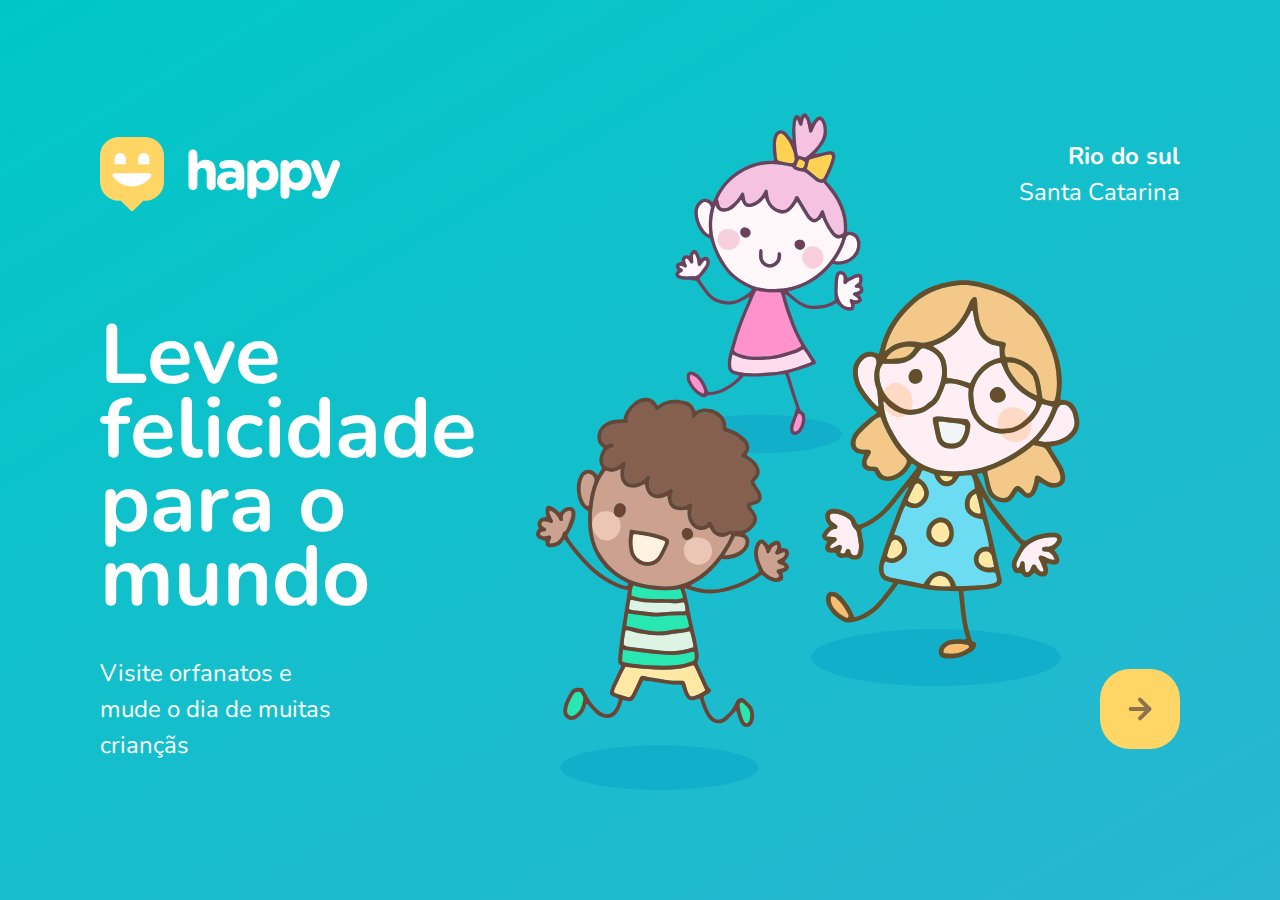
<file: index.html>
<!DOCTYPE html>
<html lang="pt-BR">
  <head>
    <meta charset="UTF-8" />
    <meta http-equiv="X-UA-Compatible" content="IE=edge" />
    <meta name="viewport" content="width=device-width, initial-scale=1.0" />
    <title>Happy</title>
    <link rel="icon" href="./public/img/logo-icon.png" />
    <link rel="stylesheet" href="./public/css/main.css" />
    <link rel="stylesheet" href="./public/css/animations.css">
    <link rel="stylesheet" href="./public/css/page-landing.css">
    <link rel="preconnect" href="https://fonts.gstatic.com">
    <link rel="preconnect" href="https://fonts.gstatic.com">
    <link href="https://fonts.googleapis.com/css2?family=Nunito:wght@400;600;800&display=swap" rel="stylesheet">
    
  </head>
  <body>
    <div id="page-landing">
      <div id="container">
        <header>
          <img class="animate-up" id="logo" src="./public/img/logo.svg" alt="Logomarca de  Happy" />
          <div class="location animate-up">
            <strong>Rio do sul</strong>
            <p>Santa Catarina</p>
          </div>
        </header>
        <main>
          <h1 class="animate-up">Leve felicidade para o mundo</h1>
          <section class="visit">
            <p class="animate-up">Visite orfanatos e mude o dia de muitas criançãs</p>
            <a class="animate-up" href="orphanages.html" title="Visite orfanatos">
              <img src="./public/img/arrow.svg" alt="ir para o mapa" />
            </a>
          </section>
        </main>
      </div>
    </div>
  </body>
</html>
</file>
<file: public/css/main.css>
* {
  margin: 0;
  padding: 0;
  box-sizing: border-box;
}
body {
  height: 100vh;
  color: #fff;
  background-color: #ebf2f5;
}

:root {
  font-size: 62.5%;
}

body,
input,
button,
textarea {
  font: 400 1.8rem/1 "Nunito", sans-serif;
}
</file>
<file: public/css/animations.css>
@keyframes up {
  from {
    opacity: 0;
    transform: translateY(16px);
  }
  to {
    opacity: 1;
    transform: translateY(0px);
  }
}
@keyframes right {
  from{
    transform: translateX(-100%);
  }
  to{
    transform: translateX(0);
  }

}
@keyframes appear{
  from {
    opacity: 0;
  }
  to{
    opacity: 1;
  }
}
.animate-up {
  animation-name: up;
  animation-duration: 300ms;
  animation-fill-mode: backwards;
}

.animate-right {
  animation-name: right;
  animation-duration: 300ms;
}
.animate-appear{
  animation-name: appear;
  animation-duration: 300ms;
  animation-fill-mode: backwards;
}
</file>
<file: public/css/page-landing.css>
#page-landing {
  background: linear-gradient(329.54deg, #29b6d1 0%, #00c7c7 100%);
  text-align: center;
  min-height: 100vh;
  display: flex;

  align-items: center;
}
#container {
  margin: auto;
  width: min(90%, 112rem);
}

.location,
h1,
.visit p {
  height: 16vh;
}

#logo {
  animation-delay: 50ms;
}

.location {
  animation-delay: 100ms;
}
main h1 {
  animation-delay: 150ms;
  font-size: clamp(4rem, 8vw, 8.4rem);
}

.visit p {
  animation-delay: 200ms;
}
.visit a {
  width: 8rem;
  height: 8rem;
  background: #ffd666;

  border: none;
  border-radius: 3rem;

  display: flex;
  align-items: center;
  justify-content: center;
  margin: 0 auto;
  transition: background 200ms;
  animation-delay: 250ms;
}

.visit a:hover {
  background: #96feff;
}

/* Desktop Version */

@media (min-width: 760px) {
  #container {
    padding: 5rem 2rem;
    /* shortheand background image repeat position size */
    background: url("../img/bg.svg") no-repeat 80% / clamp(30rem, 54vw, 56rem);
  }
  header {
    display: flex;
    align-items: center;
    justify-content: space-between;
  }
  .location,
  h1,
  .visit p {
    height: initial;
    text-align: initial;
  }
  .location {
    text-align: right;
    font-size: 2.4rem;
    line-height: 1.5;
  }
  main h1 {
    line-height: 0.88;
    font-weight: bold;
    margin: clamp(10%, 9vh, 12%) 0 4rem;
    width: min(300px, 80%);
  }
  .visit {
    display: flex;
    align-items: center;
    justify-content: space-between;
  }
  .visit p {
    font-size: 2.4rem;
    line-height: 1.5;
    width: clamp(20rem, 20vw, 30rem);
  }
  .visit a {
    margin: initial;
  }
}
</file>
